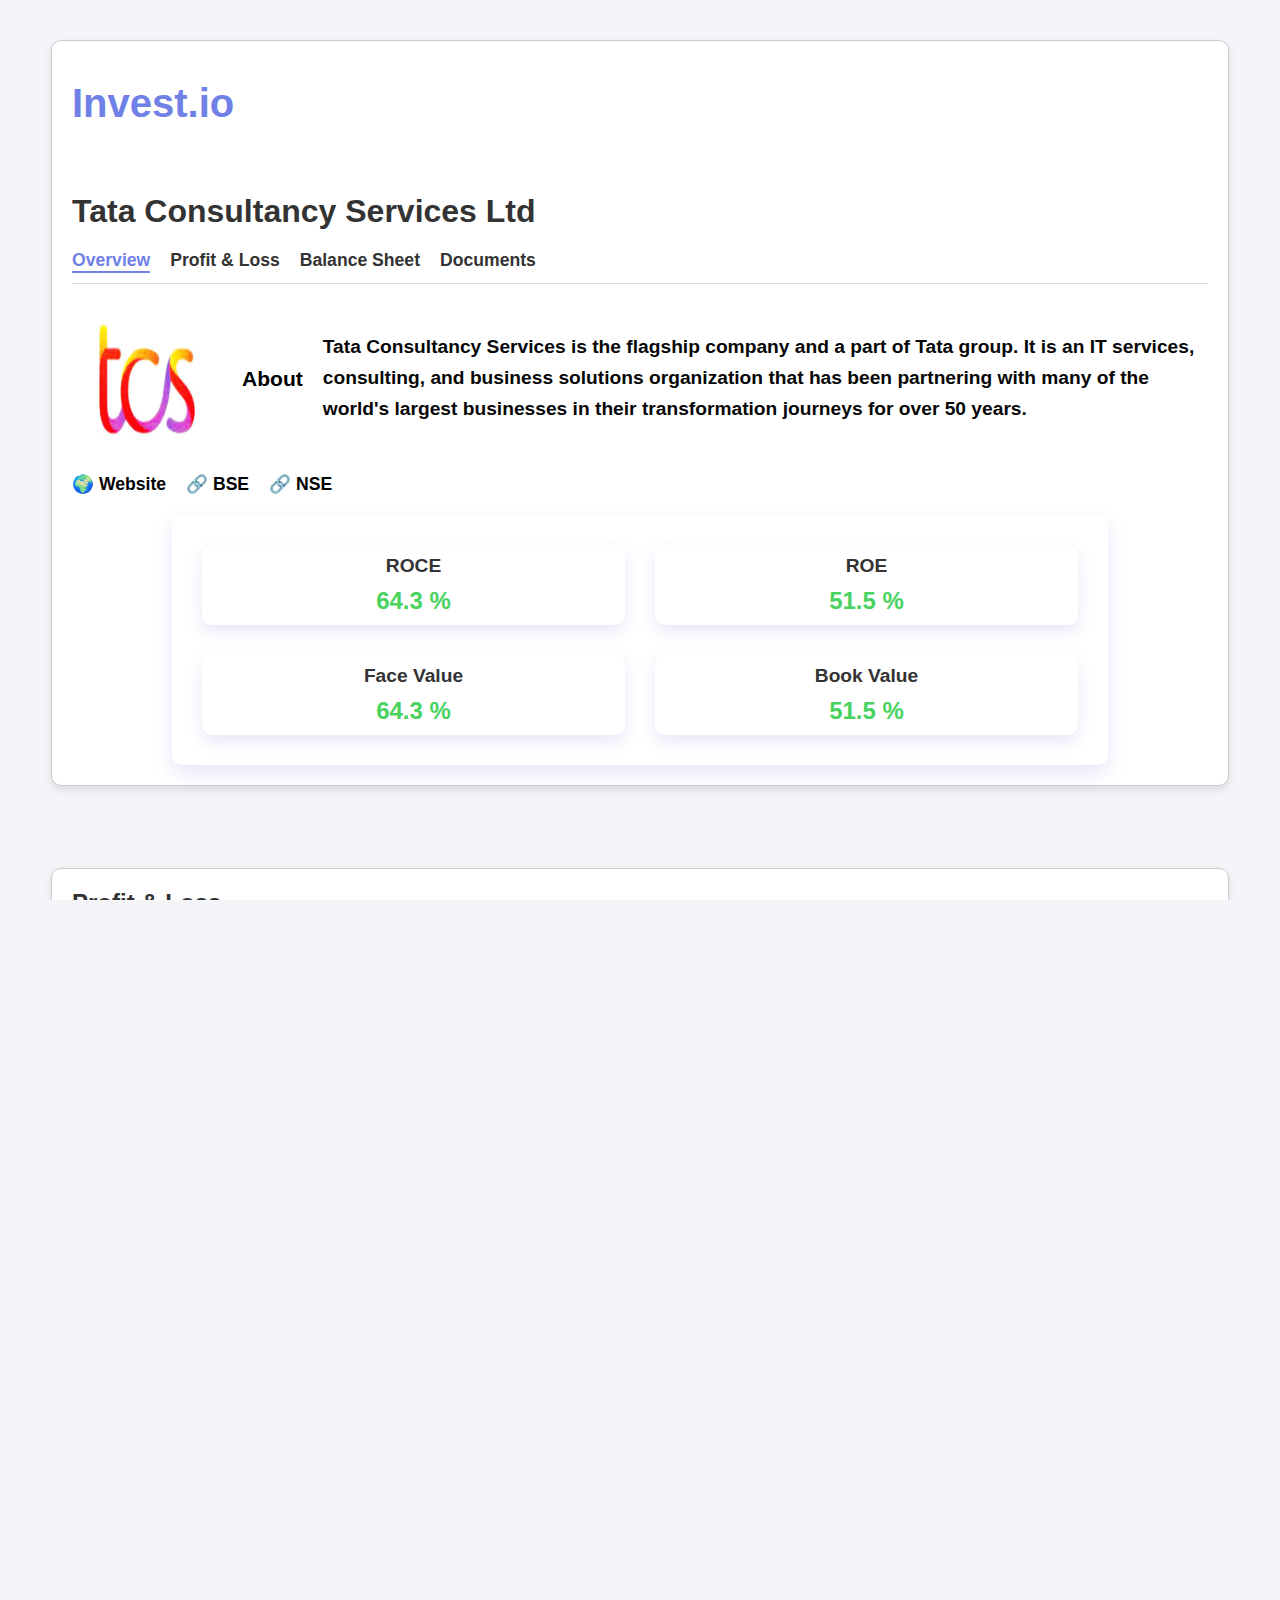
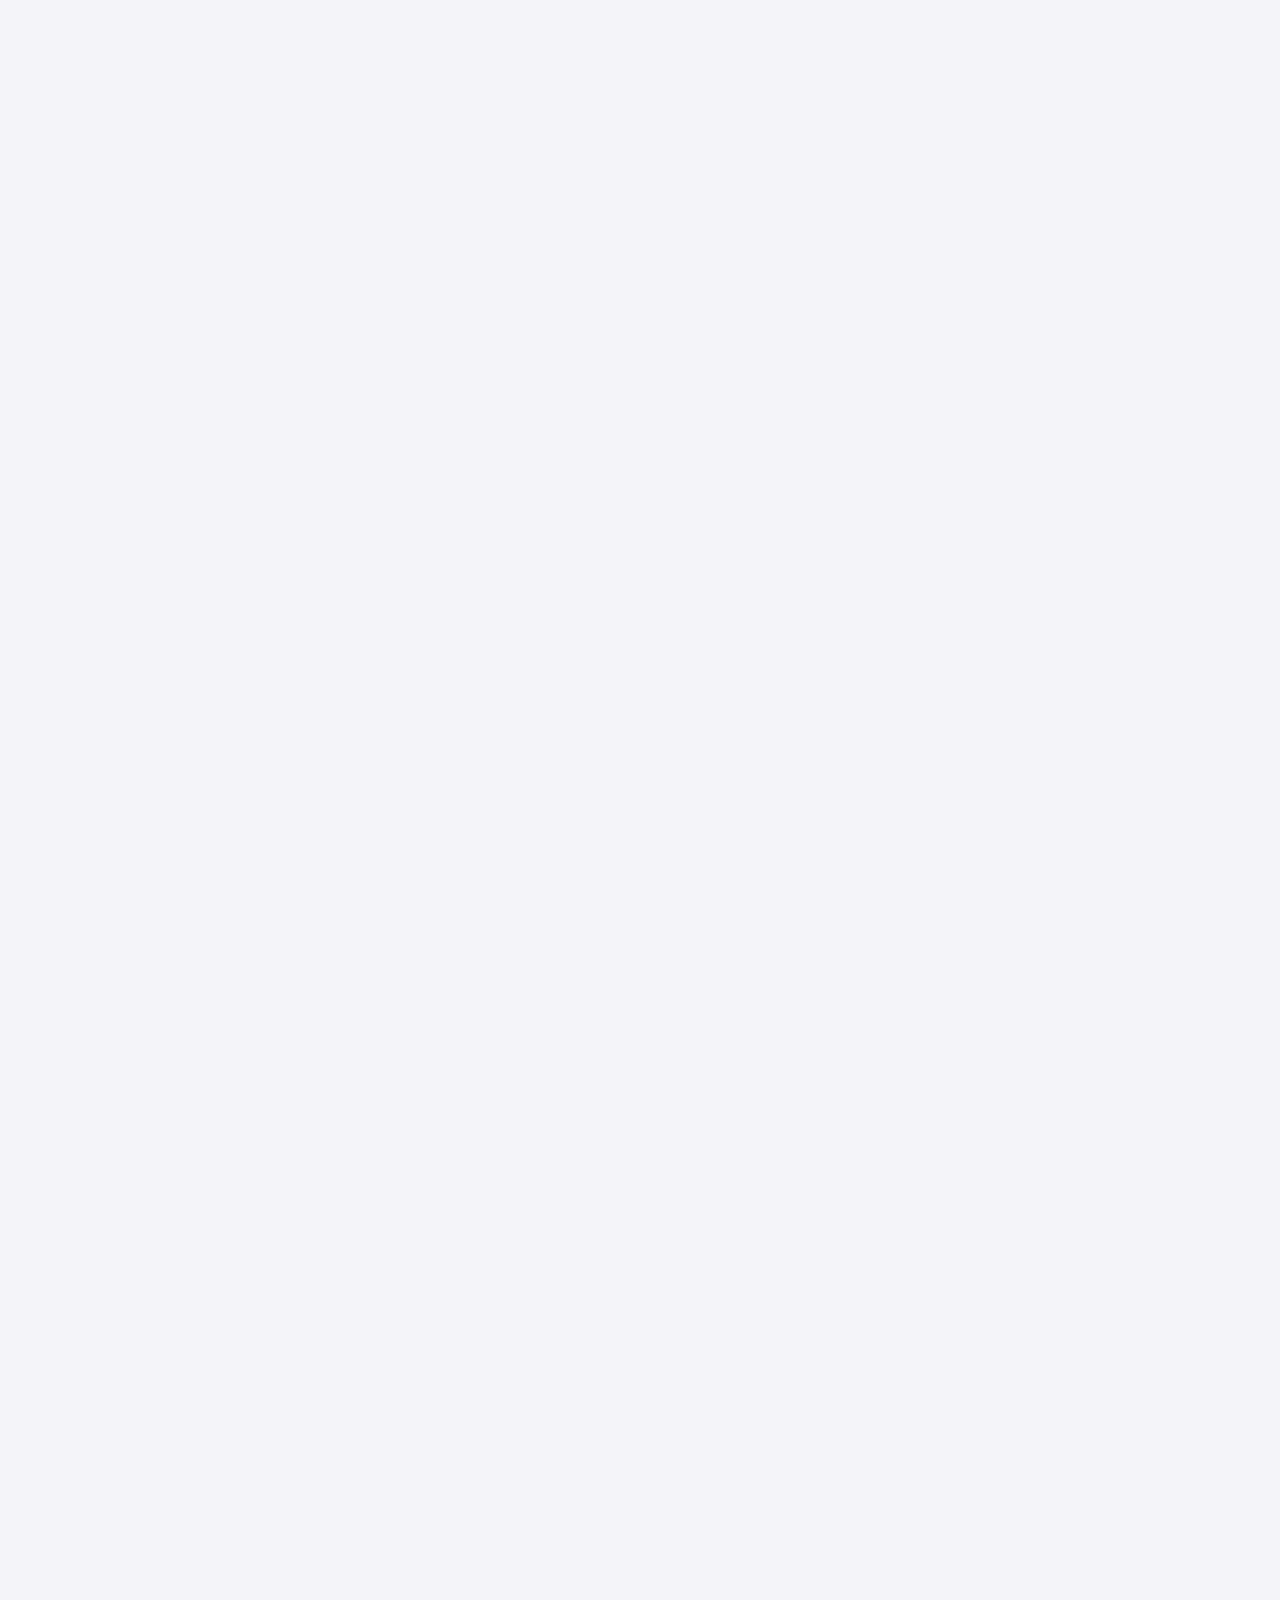
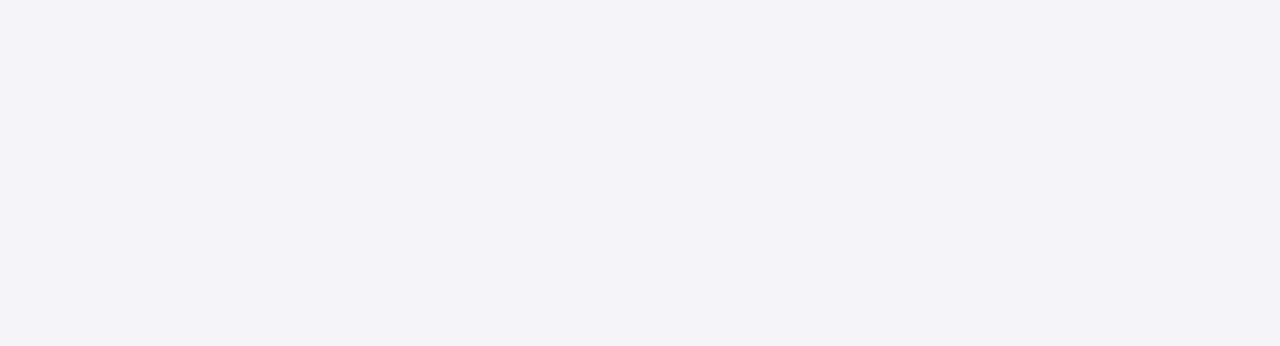
<file: MainPage/index.html>
<!DOCTYPE html>
<html lang="en">
<head>
    <meta charset="UTF-8" />
    <meta name="viewport" content="width=device-width, initial-scale=1.0" />
    <title>Invest.io</title>
    <link rel="stylesheet" href="index.css" />
    
</head>
<body>
    <div class="container">
        <header>
            <h1>Invest.io</h1>
        </header>

        <main>
            <section class="company-info">
                <h2>Tata Consultancy Services Ltd</h2>
                
                <nav>
                    <a href="#Overview" class="active">Overview</a>
                    <a href="#profit-loss">Profit & Loss</a>
                    <a href="#balance-sheet">Balance Sheet</a>
                    <a href="#document">Documents</a>
                </nav>

                <section class="about-section">
                    <img src="logo.jpg" alt="TCS Logo" class="company-logo" />
                    <h3>About</h3>
                    <p>
                        Tata Consultancy Services is the flagship company and a part of Tata group.
                        It is an IT services, consulting, and business solutions organization that has
                        been partnering with many of the world's largest businesses in their transformation
                        journeys for over 50 years.
                    </p>
                </section>

                <!-- Moved the links below the About section -->
                <section class="links">
                    <a href="#website" class="link">🌍 Website</a>
                    <a href="#BSE" class="link">🔗 BSE</a>
                    <a href="#NSE" class="link">🔗 NSE</a>
                </section>

                <!-- Statistics Section -->
                <section class="stats">
                    <div class="stat">
                        <h3>ROCE</h3>
                        <p id="roce-value">64.3 %</p>
                    </div>
                    <div class="stat">
                        <h3>ROE</h3>
                        <p id="roe-value">51.5 %</p>
                    </div>
                    <div class="stat">
                        <h3>Face Value</h3>
                        <p id="face-value">64.3 %</p>
                    </div>
                    <div class="stat">
                        <h3>Book Value</h3>
                        <p id="book-value">51.5 %</p>
                    </div>
                </section>
            </section>
        </main>
    </div>
    <br> 
    <br>
    <section id="profit-loss">
    <div class="container">
      <!-- Wrapper for horizontal scrolling -->
      <div class="heading-section">
        <h1>Profit & Loss</h1>
        
      </div>
      <div class="subheading">Consolidated Figures in Rs. Crores</div>
    
  
        <div class="table-wrapper">
          <table>
            <thead>
              <tr>
                <th>Year</th>
                <th>Mar 2013</th>
                <th>Mar 2014</th>
                <th>Mar 2015</th>
                <th>Mar 2016</th>
                <th>Mar 2017</th>
                <th>Mar 2018</th>
                <th>Mar 2019</th>
                <th>Mar 2020</th>
                <th>Mar 2021</th>
                <th>Mar 2022</th>
                <th>Mar 2023</th>
                <th>Mar 2024</th>
                <th>TTM</th>
              </tr>
            </thead>
            <tbody>
              <tr>
                <td>Sales</td>
                <td>62,989</td>
                <td>81,809</td>
                <td>94,648</td>
                <td>108,646</td>
                <td>117,966</td>
                <td>123,104</td>
                <td>146,463</td>
                <td>156,949</td>
                <td>164,177</td>
                <td>191,754</td>
                <td>225,458</td>
                <td>240,893</td>
                <td>248,692</td>
              </tr>
              <tr>
                <td>Expenses</td>
                <td>44,950</td>
                <td>56,657</td>
                <td>70,167</td>
                <td>77,969</td>
                <td>85,655</td>
                <td>90,588</td>
                <td>106,957</td>
                <td>114,840</td>
                <td>117,631</td>
                <td>138,697</td>
                <td>166,199</td>
                <td>176,597</td>
                <td>181,747</td>
              </tr>
              <tr>
                <td>Operating Profit</td>
                <td>18,040</td>
                <td>25,153</td>
                <td>24,482</td>
                <td>30,677</td>
                <td>32,311</td>
                <td>32,516</td>
                <td>39,506</td>
                <td>42,109</td>
                <td>46,546</td>
                <td>53,057</td>
                <td>59,259</td>
                <td>64,296</td>
                <td>66,945</td>
              </tr>
              <tr>
                <td>OPM %</td>
                <td>29%</td>
                <td>31%</td>
                <td>26%</td>
                <td>28%</td>
                <td>27%</td>
                <td>26%</td>
                <td>27%</td>
                <td>27%</td>
                <td>28%</td>
                <td>28%</td>
                <td>26%</td>
                <td>27%</td>
                <td>27%</td>
              </tr>
              <tr>
                <td>Other Income</td>
                <td>1,178</td>
                <td>1,637</td>
                <td>3,720</td>
                <td>3,084</td>
                <td>4,221</td>
                <td>3,642</td>
                <td>4,311</td>
                <td>4,592</td>
                <td>1,916</td>
                <td>4,018</td>
                <td>3,449</td>
                <td>3,464</td>
                <td>2,752</td>
              </tr>
              <tr>
                <td>Interest</td>
                <td>48</td>
                <td>39</td>
                <td>104</td>
                <td>33</td>
                <td>32</td>
                <td>52</td>
                <td>198</td>
                <td>924</td>
                <td>637</td>
                <td>784</td>
                <td>779</td>
                <td>778</td>
                <td>791</td>
              </tr>
              <tr>
                <td>Depreciation</td>
                <td>1,080</td>
                <td>1,349</td>
                <td>1,799</td>
                <td>1,888</td>
                <td>1,987</td>
                <td>2,014</td>
                <td>2,056</td>
                <td>3,529</td>
                <td>4,065</td>
                <td>4,604</td>
                <td>5,022</td>
                <td>4,985</td>
                <td>4,965</td>
              </tr>
              <tr>
                <td>Profit before tax</td>
                <td>18,090</td>
                <td>25,402</td>
                <td>26,298</td>
                <td>31,840</td>
                <td>34,513</td>
                <td>34,092</td>
                <td>41,563</td>
                <td>42,248</td>
                <td>43,760</td>
                <td>51,687</td>
                <td>56,907</td>
                <td>61,997</td>
                <td>63,941</td>
              </tr>
              <tr>
                <td>Tax %</td>
                <td>22%</td>
                <td>24%</td>
                <td>24%</td>
                <td>24%</td>
                <td>24%</td>
                <td>24%</td>
                <td>24%</td>
                <td>23%</td>
                <td>26%</td>
                <td>26%</td>
                <td>26%</td>
                <td>26%</td>
                <td></td>
              </tr>
              <tr>
                <td>Net Profit</td>
                <td>14,076</td>
                <td>19,332</td>
                <td>20,060</td>
                <td>24,258</td>
                <td>26,183</td>
                <td>25,840</td>
                <td>31,531</td>
                <td>32,481</td>
                <td>33,694</td>
                <td>38,123</td>
                <td>42,153</td>
                <td>46,381</td>
                <td>47,318</td>
              </tr>
              <tr>
                <td>EPS</td>
                <td>73.50</td>
                <td>100.00</td>
                <td>104.00</td>
                <td>124.50</td>
                <td>136.50</td>
                <td>137.50</td>
                <td>163.00</td>
                <td>166.00</td>
                <td>180.00</td>
                <td>199.00</td>
                <td>216.00</td>
                <td>238.00</td>
                <td>245.00</td>
              </tr>
            </tbody>
          </table>
        </div>
        <div class="metrics-container">
          <div class="metric-card">
            <h3>Compounded Sales Growth</h3>
            <ul>
              <li>10 Years: <span>11%</span></li>
              <li>5 Years: <span>10%</span></li>
              <li>3 Years: <span>14%</span></li>
              <li>TTM: <span>5%</span></li>
            </ul>
          </div>
          <div class="metric-card">
            <h3>Compounded Profit Growth</h3>
            <ul>
              <li>10 Years: <span>9%</span></li>
              <li>5 Years: <span>8%</span></li>
              <li>3 Years: <span>12%</span></li>
              <li>TTM: <span>8%</span></li>
            </ul>
          </div>
          <div class="metric-card">
            <h3>Stock Price CAGR</h3>
            <ul>
              <li>10 Years: <span>13%</span></li>
              <li>5 Years: <span>15%</span></li>
              <li>3 Years: <span>6%</span></li>
              <li>1 Year: <span>22%</span></li>
            </ul>
          </div>
          <div class="metric-card">
            <h3>Return on Equity</h3>
            <ul>
              <li>10 Years: <span>40%</span></li>
              <li>5 Years: <span>44%</span></li>
              <li>3 Years: <span>47%</span></li>
              <li>Last Year: <span>52%</span></li>
            </ul>
          </div>
        </div>
      
      
          
        </div>
    </div>
  </section>
    <br>
    <br>
    <section id="balance-sheet"></section>
    <div class="container">
      <div class="heading-section">
        <h1>Balance Sheet</h1>
        <button>Corporate Actions</button>
      </div>
      <div class="subheading">Consolidated Figures in Rs. Crores</div>
    
      <!-- Table Wrapper -->
      <div class="table-wrapper">
          <table>
              <thead>
                  <tr>
                      <th></th>
                      <th>Mar 2013</th>
                      <th>Mar 2014</th>
                      <th>Mar 2015</th>
                      <th>Mar 2016</th>
                      <th>Mar 2017</th>
                      <th>Mar 2018</th>
                      <th>Mar 2019</th>
                      <th>Mar 2020</th>
                      <th>Mar 2021</th>
                      <th>Mar 2022</th>
                      <th>Mar 2023</th>
                      <th>Mar 2024</th>
                      <th>Sep 2024</th>
                  </tr>
              </thead>
              <tbody>
                  <tr>
                      <td>Equity Capital</td>
                      <td>196</td>
                      <td>196</td>
                      <td>196</td>
                      <td>197</td>
                      <td>197</td>
                      <td>191</td>
                      <td>375</td>
                      <td>375</td>
                      <td>370</td>
                      <td>366</td>
                      <td>366</td>
                      <td>362</td>
                      <td>362</td>
                  </tr>
                  <tr>
                      <td>Reserves</td>
                      <td>38,350</td>
                      <td>48,999</td>
                      <td>50,439</td>
                      <td>70,875</td>
                      <td>86,017</td>
                      <td>84,937</td>
                      <td>89,071</td>
                      <td>83,751</td>
                      <td>86,063</td>
                      <td>88,773</td>
                      <td>90,058</td>
                      <td>90,127</td>
                      <td>101,133</td>
                  </tr>
                  <tr>
                      <td>Borrowings</td>
                      <td>332</td>
                      <td>297</td>
                      <td>358</td>
                      <td>245</td>
                      <td>289</td>
                      <td>247</td>
                      <td>62</td>
                      <td>8,174</td>
                      <td>7,795</td>
                      <td>7,818</td>
                      <td>7,688</td>
                      <td>8,021</td>
                      <td>9,046</td>
                  </tr>
                  <tr>
                      <td>Other Liabilities</td>
                      <td>13,054</td>
                      <td>17,337</td>
                      <td>22,325</td>
                      <td>16,974</td>
                      <td>15,830</td>
                      <td>19,751</td>
                      <td>24,393</td>
                      <td>27,820</td>
                      <td>35,764</td>
                      <td>43,967</td>
                      <td>44,747</td>
                      <td>46,962</td>
                      <td>50,583</td>
                  </tr>
                  <tr class="highlight">
                      <td>Total Liabilities</td>
                      <td>51,932</td>
                      <td>66,829</td>
                      <td>73,318</td>
                      <td>88,291</td>
                      <td>102,333</td>
                      <td>105,126</td>
                      <td>113,901</td>
                      <td>120,120</td>
                      <td>129,992</td>
                      <td>140,924</td>
                      <td>142,859</td>
                      <td>145,472</td>
                      <td>161,124</td>
                  </tr>
                  <tr>
                      <td>Fixed Assets</td>
                      <td>9,828</td>
                      <td>9,544</td>
                      <td>11,638</td>
                      <td>11,774</td>
                      <td>11,701</td>
                      <td>11,973</td>
                      <td>12,290</td>
                      <td>20,928</td>
                      <td>21,021</td>
                      <td>21,298</td>
                      <td>20,515</td>
                      <td>19,604</td>
                      <td>20,729</td>
                  </tr>
                  <tr>
                      <td>CWIP</td>
                      <td>1,895</td>
                      <td>3,168</td>
                      <td>2,766</td>
                      <td>1,670</td>
                      <td>1,541</td>
                      <td>1,278</td>
                      <td>963</td>
                      <td>906</td>
                      <td>926</td>
                      <td>1,205</td>
                      <td>1,234</td>
                      <td>1,564</td>
                      <td>1,500</td>
                  </tr>
                  <tr>
                      <td>Investments</td>
                      <td>1,897</td>
                      <td>3,434</td>
                      <td>1,662</td>
                      <td>22,822</td>
                      <td>41,980</td>
                      <td>36,008</td>
                      <td>29,330</td>
                      <td>26,356</td>
                      <td>29,373</td>
                      <td>30,485</td>
                      <td>37,163</td>
                      <td>31,762</td>
                      <td>36,081</td>
                  </tr>
                  <tr>
                      <td>Other Assets</td>
                      <td>38,312</td>
                      <td>50,682</td>
                      <td>57,252</td>
                      <td>52,025</td>
                      <td>47,111</td>
                      <td>55,867</td>
                      <td>71,318</td>
                      <td>71,930</td>
                      <td>78,672</td>
                      <td>87,936</td>
                      <td>83,947</td>
                      <td>92,542</td>
                      <td>102,814</td>
                  </tr>
                  <tr class="highlight">
                      <td>Total Assets</td>
                      <td>51,932</td>
                      <td>66,829</td>
                      <td>73,318</td>
                      <td>88,291</td>
                      <td>102,333</td>
                      <td>105,126</td>
                      <td>113,901</td>
                      <td>120,120</td>
                      <td>129,992</td>
                      <td>140,924</td>
                      <td>142,859</td>
                      <td>145,472</td>
                      <td>161,124</td>
                  </tr>
              </tbody>
          </table>
        </div>
      </div>
      </section>
      <br>
      <br>
       <section id="document">
      <div class="container">
        <h2>Documents</h2>
        <div class="documents">
            <div class="section">
                <h4>Announcements</h4>
                <button class="recent-button">Recent</button>
                
                <ul class="list" id="announcements-list">
                    <li class="announcement">
                        <a href="#">Announcement under Regulation 30 (LODR)-Press Release / Media Release</a>
                        <p>1m - TCS Inks Deal with Bank of Bhutan to Modernize Digital Core, Enhance Customer Experience</p>
                    </li>
                    <li class="announcement">
                        <a href="#">Announcement under Regulation 30 (LODR)-Analyst / Investor Meet - Intimation</a>
                        <p>2d - Schedule of Analyst/Institutional Investor Meetings for December 2024.</p>
                    </li>
                    <li class="announcement hidden">
                        <a href="#">Compliances-Reg. 39 (3) - Details of Loss of Certificate / Duplicate Certificate</a>
                        <p>29 Nov</p>
                    </li>
                    <li class="announcement hidden">
                        <a href="#">Disclosures under Reg. 31(1) and 31(2) of SEBI (SAST) Regulations, 2011.</a>
                        <p>29 Nov</p>
                    </li>
                    <li class="announcement hidden">
                        <a href="#">Announcement under Regulation 30 (LODR)-Press Release / Media Release</a>
                        <p>29 Nov - TCS awarded India’s Best Employer Brand by LinkedIn.</p>
                    </li>
                </ul>
                <div class="toggle-announcements">▼</div>
            </div>

            <div class="section" id="annual-reports">
                <h4>Annual reports</h4>
                

                <ul class="list">
                  <li><a href="#">Financial Year 2024 <span class="from-bse"><br>from bse</span></a></li>
                  <li><a href="#">Financial Year 2023 <span class="from-bse"><br>from bse</span></a></li>
                  <li><a href="#">Financial Year 2022 <span class="from-bse"><br>from bse</span></a></li>
                  <li><a href="#">Financial Year 2021 <span class="from-bse"><br>from bse</span></a></li>
                  <li><a href="#">Financial Year 2020 <span class="from-bse"><br>from bse</span></a></li>
                  <!-- Hidden years (2019 to 2011) -->
                  <li class="hidden-year"><a href="#">Financial Year 2019 <span class="from-bse"><br>from bse</span></a></li>
                  <li class="hidden-year"><a href="#">Financial Year 2018 <span class="from-bse"><br>from bse</span></a></li>
                  <li class="hidden-year"><a href="#">Financial Year 2017 <span class="from-bse"><br>from bse</span></a></li>
                  <li class="hidden-year"><a href="#">Financial Year 2016 <span class="from-bse"><br>from bse</span></a></li>
                  <li class="hidden-year"><a href="#">Financial Year 2015 <span class="from-bse"><br>from bse</span></a></li>
                  <li class="hidden-year"><a href="#">Financial Year 2014 <span class="from-bse"><br>from bse</span></a></li>
                  <li class="hidden-year"><a href="#">Financial Year 2013 <span class="from-bse"><br>from bse</span></a></li>
                  <li class="hidden-year"><a href="#">Financial Year 2012 <span class="from-bse"><br>from bse</span></a></li>
                  <li class="hidden-year"><a href="#">Financial Year 2011 <span class="from-bse"><br>from bse</span></a></li>
              </ul>
                <div class="toggle-annual-reports">▼</div>

            </div>
        </div>
    </div>
  </section>
  

    <script>
        // Toggle Announcements
        document.querySelector('.toggle-announcements').addEventListener('click', function() {
            const hiddenAnnouncements = document.querySelectorAll('.announcement.hidden');
            hiddenAnnouncements.forEach(function(item) {
                item.classList.toggle('hidden');
            });

            const toggleButton = document.querySelector('.toggle-announcements');
            if (toggleButton.innerText === '▼') {
                toggleButton.innerText = '▲';
            } else {
                toggleButton.innerText = '▼';
            }
        });

        // Toggle Annual Reports
        document.querySelector('.toggle-annual-reports').addEventListener('click', function() {
            const hiddenReports = document.querySelectorAll('.hidden-year');
            hiddenReports.forEach(function(item) {
                item.classList.toggle('hidden');
            });

            const toggleReports = document.querySelector('.toggle-annual-reports');
            if (toggleReports.innerText === '▼') {
                toggleReports.innerText = '▲';
            } else {
                toggleReports.innerText = '▼';
            }
        });
    </script>
</body>
</html>
</file>
<file: MainPage/index.css>
/* Universal Box-Sizing */
*,
*::before,
*::after {
    box-sizing: border-box;
}

html, body {
    margin: 0;
    padding: 0;
    height: 100%;
    overflow-x: hidden;  /* Prevent horizontal overflow */
}

/* General Styles */
body {
    font-family: 'Arial', sans-serif;
    background-color: #f8f8f8;
    font-size: 18px;
    padding-bottom: 60px;
}

.container {
    width: 95%; /* Reduced width to 95% for better content fit */
    margin-left: 20px; /* Reduced right margin */
    
}

.about-section strong {
    font-size: 1.8rem;
    font-weight: bold;
    color: #070707;
}

header h1 {
    text-align: left;
    color: #6f81e7;
    margin: 20px 0;
    font-size: 2.5rem;
    font-weight: bolder;
}

.company-info h2 {
    text-align: left;
    color: #333;
    margin-bottom: 20px;
    font-size: 2rem;
    font-weight: bolder;
}

/* Navigation Bar */
nav {
    display: flex;
    justify-content: left;
    gap: 20px;
    margin-bottom: 20px;
    border-bottom: 1px solid #ddd;
    padding-bottom: 10px;
}

nav a {
    text-decoration: none;
    color: #333;
    font-weight: bold;
    font-size: 1.1rem;
}

nav a.active {
    color:#6f81e7;
    border-bottom: 2px solid #6f81e7;
}

/* About Section */
.about-section {
    display: flex;
    flex-direction: row;  /* Always side by side */
    align-items: center;
    gap: 20px;
    margin-bottom: 20px;
}

.company-logo {
    width: 150px;
    height: 150px;
    border-radius: 10px;
}

.about-section p {
    flex: 1;
    color: #070707;
    line-height: 1.6;
    font-weight: bold;
    font-size: 1.2rem;
}

/* Links Section */
.links {
    display: flex;
    gap: 20px;
    margin-top: 10px;
    font-size: 1.1rem;
}

.link {
    text-decoration: none;
    color: #030303;
    font-weight: bold;
}

/* Stats Section */
.stats {
    display: grid;
    grid-template-columns: repeat(2, 1fr); /* 2 columns for mobile */
    gap: 30px; /* Reduced gap */
    margin-top: 20px; /* Reduced top margin */
    background-color: #ffffff;
    padding: 30px; /* Reduced padding */
    margin-left: 100px; /* Reduced left margin */
    margin-right: 100px; /* Reduced right margin */
    border-radius: 10px;
    box-shadow: 0 8px 20px rgba(131, 131, 226, 0.2); /* Reduced box-shadow size */
    justify-content: center; /* Center the entire grid */
}

.stat {
    background-color: #ffffff;
    padding:10px; /* Reduced padding size */
    text-align: center;
    border-radius: 10px;
    box-shadow: 0 6px 15px rgba(131, 131, 226, 0.2); /* Reduced box-shadow size */
}

.stat h3 {
    margin: 0;
    color: #333;
    font-size: 1.2rem; /* Reduced font size */
    font-weight: bolder;
}

.stat p {
    margin: 10px 0 0;
    font-size: 1.5rem; /* Reduced font size */
    color: #49d260;
    font-weight: bolder;
}


/* Media Query for Mobile View */
@media (max-width: 1000px) {
    .about-section {
        flex-direction: row; /* Maintain side-by-side layout for smaller screens */
        align-items: center; /* Ensure items are centered */
        text-align: left; /* Align text to left */
        gap: 20px; /* Space between logo and text */
    }

    .company-logo {
        width: 100px; /* Adjusted size for mobile */
        height: 100px; /* Adjusted size for mobile */
    }

    .links {
        justify-content: center;
    }

    .stats {
        grid-template-columns: 1fr 1fr; /* 2 items in each row */
        gap: 20px; /* Increased gap between the stats boxes */
        margin-left: 5px; /* Further reduced left margin */
        margin-right: 5px; /* Further reduced right margin */
    }

    .stat {
        height: 150px; /* Adjusted height to maintain square look */
        font-size: 1rem; /* Adjust font size for mobile */
    }

    .stat h3 {
        font-size: 1.2rem; /* Adjusted font size for smaller screens */
    }

    .stat p {
        font-size: 1.5rem; /* Adjusted font size for smaller screens */
    }

    /* Aligning ROCE and Market Value in same row */
    .stat:nth-child(1),
    .stat:nth-child(2) {
        grid-column: span 1; /* Both "ROCE" and "Market Value" in one row */
    }

    /* Aligning Face Value and Book Value in same row */
    .stat:nth-child(3),
    .stat:nth-child(4) {
        grid-column: span 1; /* Both "Face Value" and "Book Value" in one row */
    }
}
/*profit and loss*/
/* General Styling */
body {
    font-family: Arial, sans-serif;
    margin: 0;
    padding: 20px;
    background-color: #f4f4f9;
  }
  
  /* Container for Table and Cards */
  .container {
    max-width: 1200px;
    margin: auto;
    background-color: #fff; /* White background for the entire box */
    border: 1px solid #ccc; /* Light grey border for the box */
    border-radius: 8px; /* Rounded corners */
    padding: 20px;
    display: flex;
    flex-direction: column;
    align-items: center; /* Centers the content horizontally */
    gap: 20px; /* Space between the table and metrics container */
    box-shadow: 0 2px 6px rgba(0, 0, 0, 0.1); /* Optional subtle shadow for emphasis */
  }
  h1{
    color: black;
   
  }
  .profit-loss-heading {
    color: gray; /* Sets the text color to gray */
    font-size: 16px; /* Adjusts the font size if needed */
    margin-bottom: 3px; /* Adds spacing below the heading */
    text-align: left; /* Aligns the text to the left */
    font-weight: bold; /* Optional: make it bold */
  }
  
  /* Table Wrapper */
  .table-wrapper {
    width: 100%;
    overflow-x: auto;
    -webkit-overflow-scrolling: touch; /* for smooth scrolling on iOS */
  }
  
  /* Table Styling */
  table {
    width: 100%;
    border-collapse: collapse;
    margin-top: 20px;
  }
  
  th, td {
    padding: 10px;
    text-align: center;
    font-size: 14px;
  }
  
  thead {
    background-color: #6f81e7;
    color: white;
  }
  
  tr {
    border-bottom: 1px solid #ddd;
  }
  
  th {
    font-weight: bold;
  }
  
  td {
    background-color: #fff;
  }
  
  /* Remove vertical borders */
  th, td {
    border-right: none;
  }
  
  tr:last-child td {
    border-bottom: none;
  }
  
  /* Responsive Table Adjustments */
  @media (max-width: 768px) {
    th, td {
      font-size: 12px;
      padding: 8px;
    }
  }
  
  @media (max-width: 480px) {
    th, td {
      font-size: 10px;
      padding: 6px;
    }
  }
  
  /* Metrics Container */
  .metrics-container {
    display: flex;
    flex-wrap: nowrap; /* Prevent wrapping, keeps all cards in one row */
    justify-content: center; /* Centers the cards horizontally */
    gap: 20px; /* Adds space between cards */
    width: 100%; /* Ensure the container stretches to fit the cards */
    overflow-x: auto; /* Allow horizontal scrolling for small screens */
  }
  
  /* Metrics Cards */
  .metric-card {
    background-color: #f9f9f9; /* Light grey background for the card */
    border: 1px solid #ccc; /* Light grey border */
    border-radius: 1 px; /* Rounded corners for a softer look */
    padding: 20px;
    width: 250px;
    text-align: center;
  }
  
  .metric-card h3 {
    margin-bottom: 10px;
    font-size: 18px;
    color: #706767ea;
  }
  
  .metric-card ul {
    list-style: none;
    padding: 0;
    margin: 0;
  }
  
  .metric-card li {
    font-size: 12px;
    margin: 8px 0;
    display: flex;
    justify-content: space-between;
  }
  
  .metric-card span {
    font-size: 12px;
    font-weight: bold;
    color: #000000;
  }
  /* General Styling */
body {
    font-family: Arial, sans-serif;
    margin: 0;
    padding: 20px;
    background-color: #f4f4f9;
  }
  
  /* Container for Table and Cards */
  .container {
    max-width: 1200px;
    margin: auto;
    background-color: #fff;
    border: 1px solid #ccc;
    border-radius: 8px;
    padding: 20px;
    display: flex;
    flex-direction: column;
    align-items: flex-start; /* Align content to the left */
    gap: 20px;
    box-shadow: 0 2px 6px rgba(0, 0, 0, 0.1);
  }
  
  /* Heading Section */
  .heading-section {
    display: flex;
    align-items: center;
    justify-content: space-between;
    width: 100%;
  }
  
  .heading-section h1 {
    font-size: 24px;
    margin: 0;
    color: #333;
  }
  .highlight {
    font-weight: bold;
}
  
  .heading-section button {
    background-color: #fafafa;
    color:#6f81e7;
    border-color: #6f81e7;
    padding: 10px 20px;
    font-size: 14px;
    border-radius: 5px;
    cursor: pointer;
    
  }
  
  
  /* Subheading */
  .subheading {
    color: gray;
    font-size: 14px;
    margin-bottom: 10px; /* Reduced bottom margin */
    text-align: left;
  }
  
  /* Table Wrapper */
  .table-wrapper {
    width: 100%;
    overflow-x: auto;
    -webkit-overflow-scrolling: touch;
  }
  
  /* Table Styling */
  table {
    width: 100%;
    border-collapse: collapse;
    margin-top: 20px;
  }
  
  th,
  td {
    padding: 10px;
    text-align: center;
    font-size: 14px;
  }
  
  thead {
    background-color:#6f81e7;
    color: white;
  }
  
  tr {
    border-bottom: 1px solid #ddd;
  }
  
  th {
    font-weight: bold;
  }
  
  td {
    background-color: #fff;
  }
  
  /* Remove vertical borders */
  th,
  td {
    border-right: none;
  }
  
  tr:last-child td {
    border-bottom: none;
  }
  
  /* Responsive Table Adjustments */
  @media (max-width: 768px) {
    th,
    td {
      font-size: 12px;
      padding: 8px;
    }
  }
  
  @media (max-width: 480px) {
    th,
    td {
      font-size: 10px;
      padding: 6px;
    }
  }
  
  /* Metrics Container */
  .metrics-container {
    display: flex;
    flex-wrap: nowrap;
    justify-content: center;
    gap: 20px;
    width: 100%;
    overflow-x: auto;
  }
  
  /* Metrics Cards */
  .metric-card {
    background-color: #f9f9f9;
    border: 1px solid #ccc;
    border-radius: 8px;
    padding: 20px;
    width: 250px;
    text-align: center;
  }
  
  .metric-card h3 {
    margin-bottom: 10px;
    font-size: 18px;
    color: #706767ea;
  }
  
  .metric-card ul {
    list-style: none;
    padding: 0;
    margin: 0;
  }
  
  .metric-card li {
    font-size: 12px;
    margin: 8px 0;
    display: flex;
    justify-content: space-between;
  }
  
  .metric-card span {
    font-size: 12px;
    
    color: #000000;
  }
  

  
  .container {
    max-width: 1200px;
    margin: 20px auto;
    padding: 20px;
    background: #fff;
    border-radius: 10px;
    box-shadow: 0 4px 8px rgba(0, 0, 0, 0.1);
  }
  
  h1 {
    text-align: center;
    font-size: 2rem;
    margin-bottom: 20px;
    color: #333;
  }
  
  .documents {
    display: flex;
    gap: 20px;
    justify-content: space-between;
  }
  
  .section {
    flex: 1;
    background: #f9fafb;
    padding: 15px;
    border: 1px solid #ccc; /* Gray border */
    border-radius: 8px;
  }
  
  .section h2 {
    font-size: 1.5rem;
    color: #333;
    margin-bottom: 15px;
  }
  
  .recent-button {
    background-color: #f7f8f9;
    border-color: #6f81e7;
    color: #6f81e7;
    padding: 8px 12px;
    font-size: 0.9rem;
    border-radius: 5px;
    cursor: pointer;
    margin-bottom: 10px;
  }
  
  .recent-button:hover {
    background-color:white;
  }
  
  .list {
    list-style: none;
    padding: 0;
    margin: 0;
  }
  
  .list li {
    margin-bottom: 15px;
  }
  
  .list li a {
    font-size: 0.9rem;
    color: #3d56e5;
   
    text-decoration: none;
  }
  
  .list li a:hover {
    text-decoration: underline;
    text-decoration: none;
  }
  
  .list li p {
    font-size: 0.9rem;
    color: #666;
    margin: 5px 0 0;
  }
  
 
  
  /* General styles for the toggle buttons */
.toggle-announcements,
.toggle-annual-reports {
    font-size: 20px;
    color: gray;  /* Set the arrow color to gray */
    cursor: pointer;
    text-align: center;
    margin-top: 10px;
}

/* Adjust the position of the toggle arrows */
.section {
    position: relative;
}

.toggle-announcements,
.toggle-annual-reports {
    display: block;
    margin-top: 20px;  /* Move the arrow down */
}

/* Additional styling for the hidden items */
.hidden {
    display: none;
    text-decoration: none;
}
.from-bse{
  color: gray;

}

/* Styling for the list */
ul.list {
    list-style-type: none;
    padding-left: 0;
}

ul.list li {
    margin-bottom: 10px;
}

/* Styling for the arrow's toggling effect */
.toggle-announcements,
.toggle-annual-reports {
    transition: all 0.3s ease;
}
</file>
